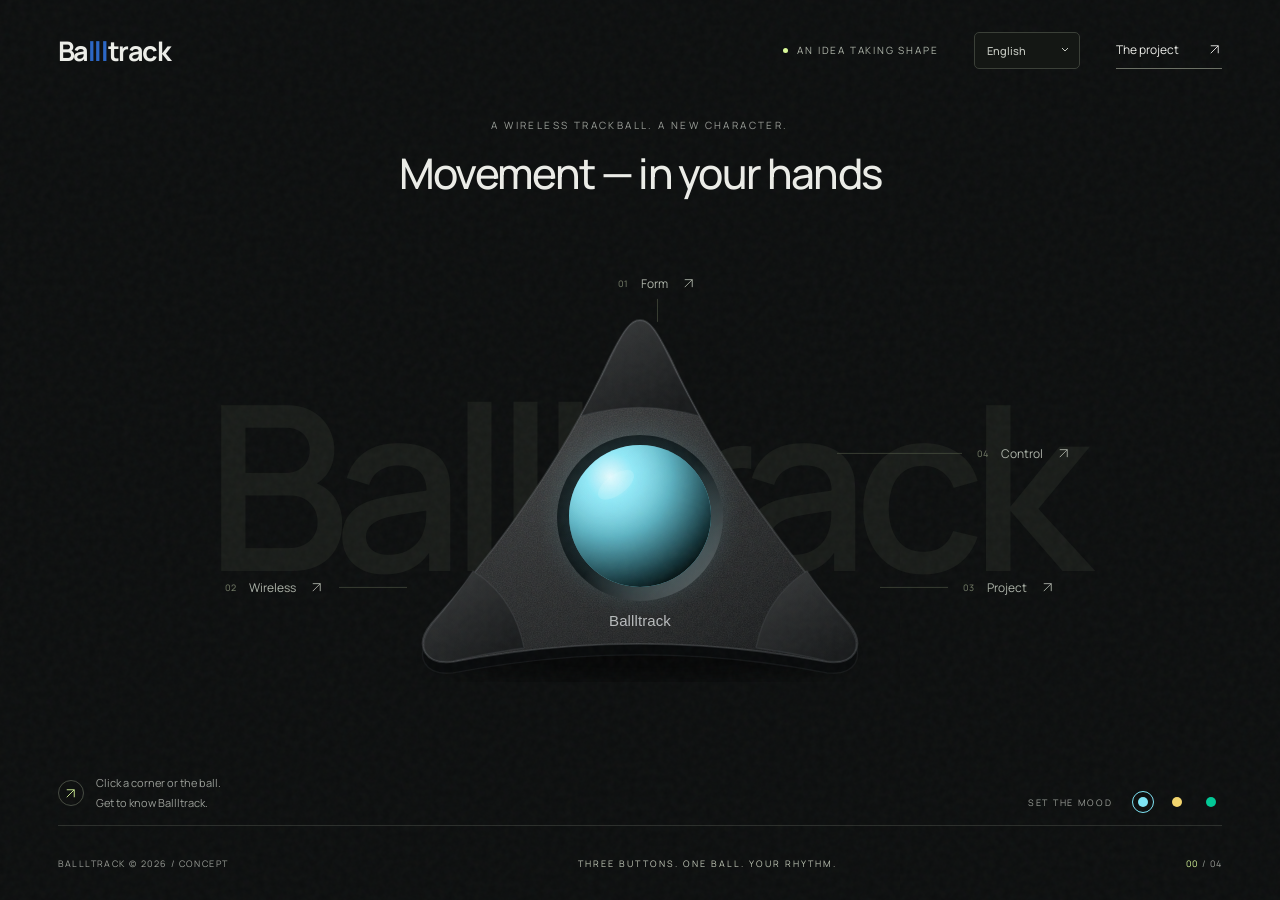
<file: index.html>
<!doctype html>
<html lang="en"><head><meta charset="utf-8"><meta name="robots" content="noindex"><meta name="viewport" content="width=device-width,initial-scale=1"><meta name="theme-color" content="#0d0f0f"><meta name="description" content="Meet Ballltrack: a wireless trackball concept with three corner buttons and an illuminated ball."><title>Ballltrack — movement in your hands</title><link rel="stylesheet" href="./style.css?v=5"><script src="./locales.js?v=5" defer></script><script src="./app.js?v=5" defer></script></head><body><div id="app"></div></body></html>
</file>
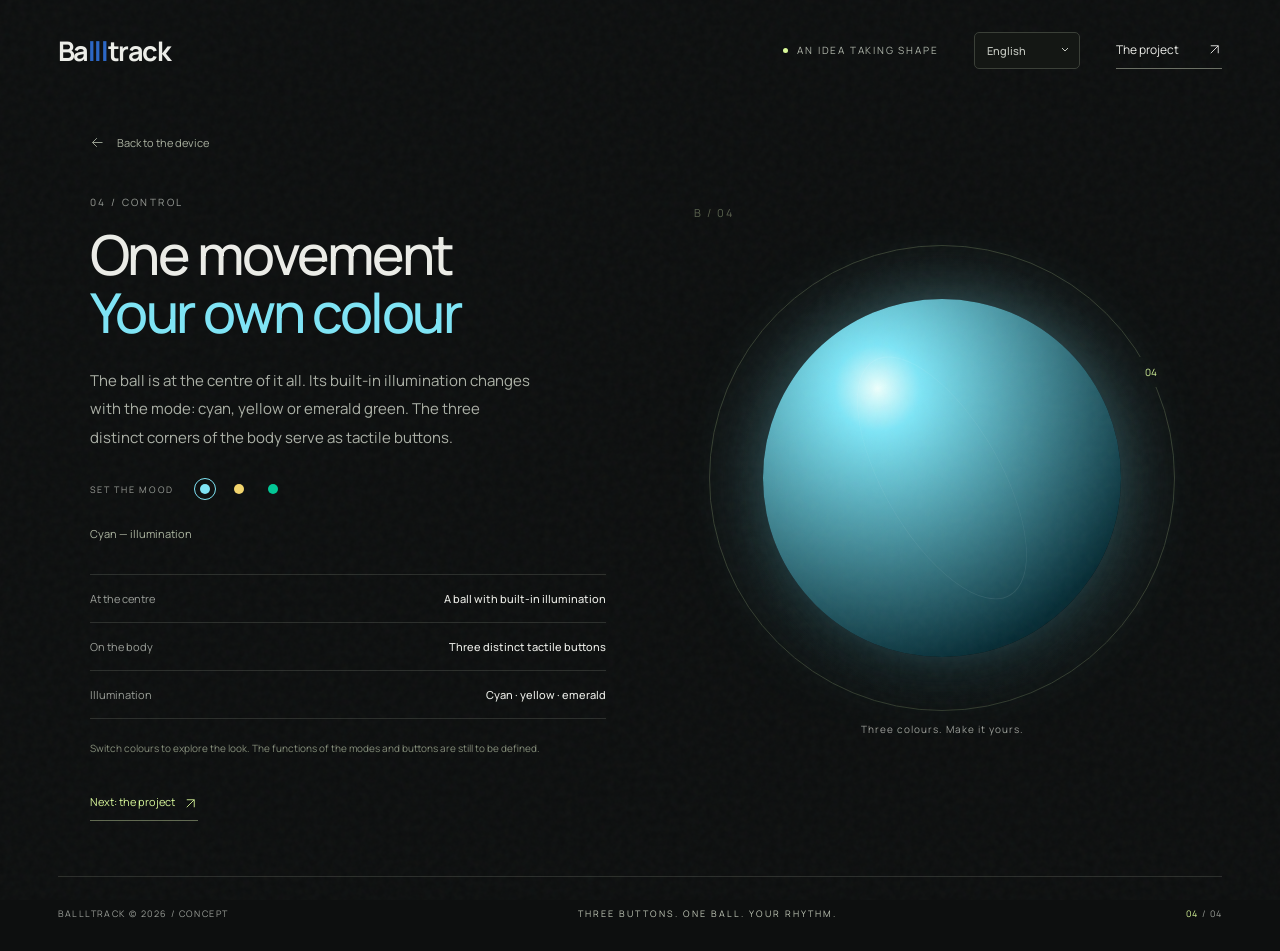
<file: control.html>
<!doctype html>
<html lang="en"><head><meta charset="utf-8"><meta name="robots" content="noindex"><meta name="viewport" content="width=device-width,initial-scale=1"><meta name="theme-color" content="#0d0f0f"><meta name="description" content="Meet Ballltrack: a wireless trackball concept with three corner buttons and an illuminated ball."><title>Control — Ballltrack</title><link rel="stylesheet" href="./style.css?v=5"><script src="./locales.js?v=5" defer></script><script src="./app.js?v=5" defer></script></head><body><div id="app"></div></body></html>
</file>
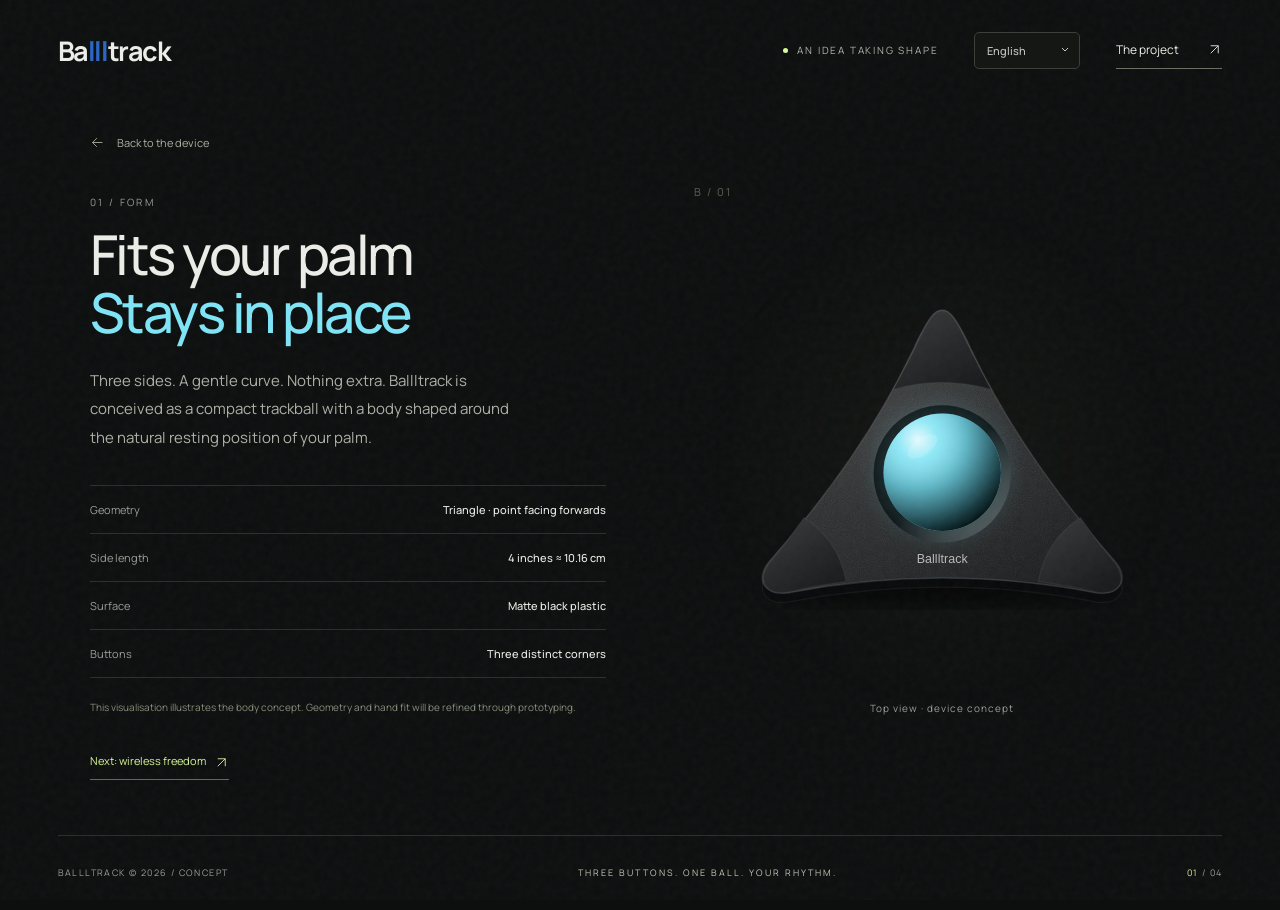
<file: form.html>
<!doctype html>
<html lang="en"><head><meta charset="utf-8"><meta name="robots" content="noindex"><meta name="viewport" content="width=device-width,initial-scale=1"><meta name="theme-color" content="#0d0f0f"><meta name="description" content="Meet Ballltrack: a wireless trackball concept with three corner buttons and an illuminated ball."><title>Form — Ballltrack</title><link rel="stylesheet" href="./style.css?v=5"><script src="./locales.js?v=5" defer></script><script src="./app.js?v=5" defer></script></head><body><div id="app"></div></body></html>
</file>
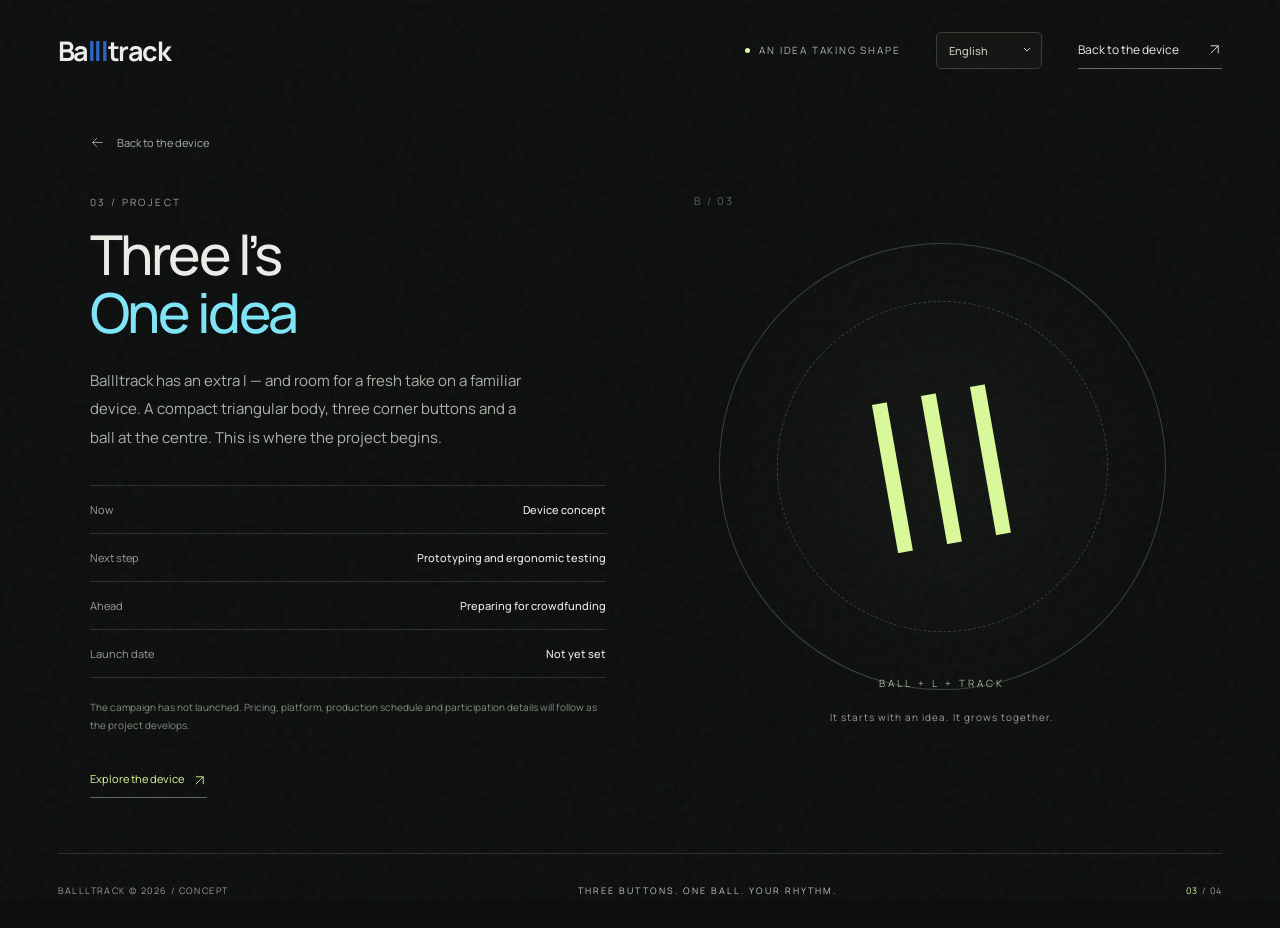
<file: project.html>
<!doctype html>
<html lang="en"><head><meta charset="utf-8"><meta name="robots" content="noindex"><meta name="viewport" content="width=device-width,initial-scale=1"><meta name="theme-color" content="#0d0f0f"><meta name="description" content="Meet Ballltrack: a wireless trackball concept with three corner buttons and an illuminated ball."><title>Project — Ballltrack</title><link rel="stylesheet" href="./style.css?v=5"><script src="./locales.js?v=5" defer></script><script src="./app.js?v=5" defer></script></head><body><div id="app"></div></body></html>
</file>
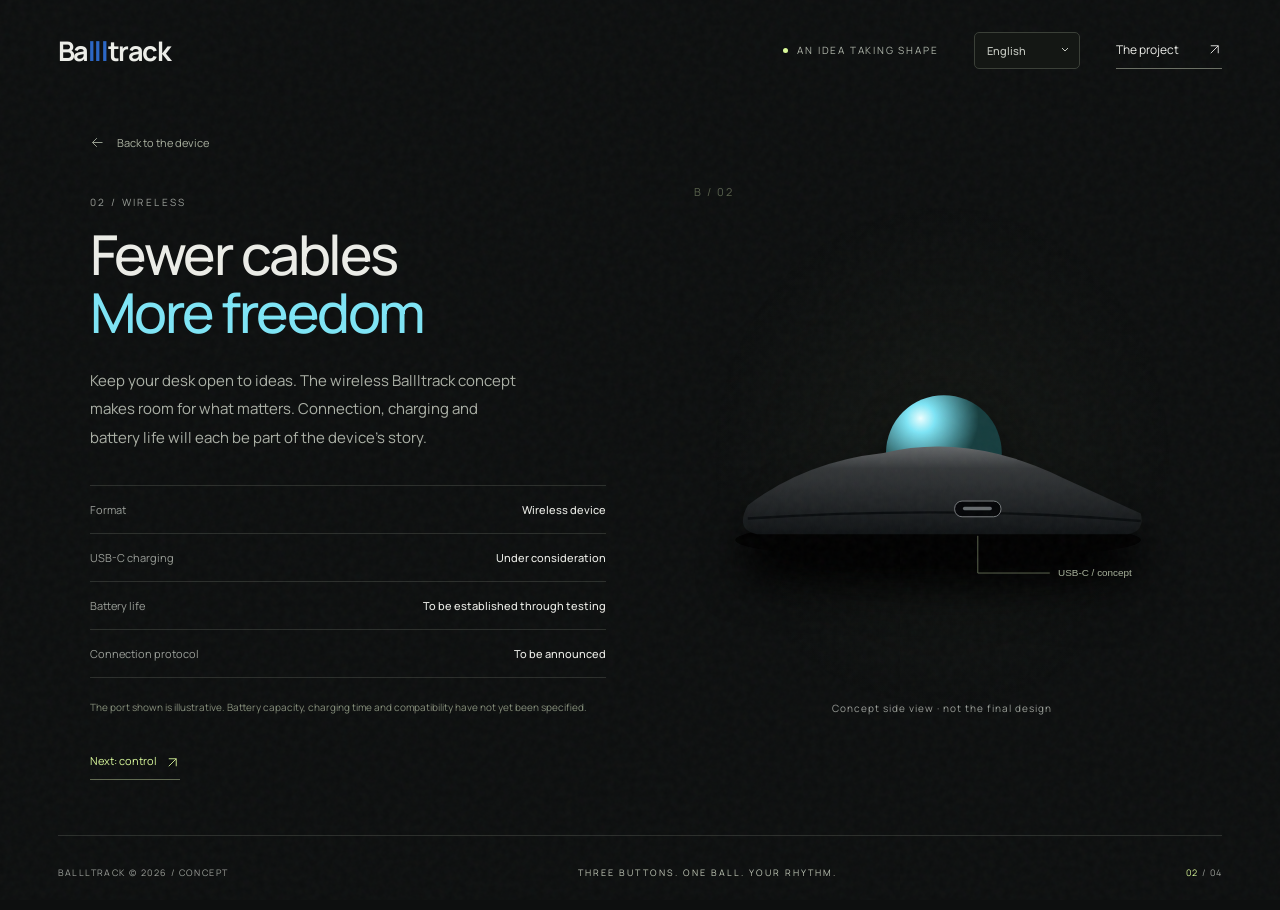
<file: wireless.html>
<!doctype html>
<html lang="en"><head><meta charset="utf-8"><meta name="robots" content="noindex"><meta name="viewport" content="width=device-width,initial-scale=1"><meta name="theme-color" content="#0d0f0f"><meta name="description" content="Meet Ballltrack: a wireless trackball concept with three corner buttons and an illuminated ball."><title>Wireless — Ballltrack</title><link rel="stylesheet" href="./style.css?v=5"><script src="./locales.js?v=5" defer></script><script src="./app.js?v=5" defer></script></head><body><div id="app"></div></body></html>
</file>
<file: style.css>
@import url('https://fonts.googleapis.com/css2?family=Manrope:wght@400;500;600;700;800&display=swap');
:root{color-scheme:dark;--bg:#0d0f0f;--ink:#ecede8;--muted:#9a9e98;--line:#2b2e2b;--accent:#d9f99a;--ball:#7ee5f6;--brand:#2c67c5}*{box-sizing:border-box}body{margin:0;background:var(--bg);color:var(--ink);font-family:Manrope,Arial,sans-serif;font-size:14px}body:before{content:'';position:fixed;inset:0;pointer-events:none;opacity:.09;background-image:url("data:image/svg+xml,%3Csvg viewBox='0 0 160 160' xmlns='http://www.w3.org/2000/svg'%3E%3Cfilter id='n'%3E%3CfeTurbulence type='fractalNoise' baseFrequency='.8' numOctaves='3' stitchTiles='stitch'/%3E%3C/filter%3E%3Cpath fill='%23fff' filter='url(%23n)' opacity='.4' d='M0 0h160v160H0z'/%3E%3C/svg%3E");z-index:8}a{color:inherit;text-decoration:none}button{font:inherit;color:inherit;cursor:pointer}a,button{-webkit-tap-highlight-color:transparent}a:focus-visible,button:focus-visible{outline:2px solid var(--accent);outline-offset:7px}button{background:none;border:0}header{height:100px;padding:0 4.5%;display:flex;align-items:center;justify-content:space-between;position:relative;z-index:10}.wordmark{font-size:27px;letter-spacing:-1.4px;font-weight:700}.triple{color:var(--brand)}.header-right{display:flex;align-items:center;gap:36px}.stage-label{display:flex;align-items:center;gap:9px;color:#aeb4a9;font-size:10px;letter-spacing:1.8px;text-transform:uppercase}.status-dot{width:5px;height:5px;background:var(--accent);border-radius:50%}.project-link{font-size:12px;display:flex;align-items:center;gap:28px;border-bottom:1px solid #6b7065;padding:10px 0}.project-link span{font-size:18px}.home{height:calc(100svh - 175px);min-height:560px;max-height:1050px;position:relative;isolation:isolate}.home-title{text-align:center;position:absolute;top:18px;left:0;right:0;z-index:2}.eyebrow{font-size:10px;letter-spacing:2.4px;text-transform:uppercase;color:var(--muted);margin:0 0 16px}.home h1{font-size:clamp(27px,3.3vw,49px);font-weight:500;letter-spacing:-1.7px;margin:0;line-height:1.2}.home h1 .slogan-accent{font:inherit;color:inherit}.ghost-word{position:absolute;top:37%;width:100%;text-align:center;font-weight:600;letter-spacing:-1.2vw;font-size:18vw;line-height:1;color:#191c19;z-index:-1;user-select:none;overflow:hidden}.stage{position:absolute;top:51%;left:50%;transform:translate(-50%,-43%);width:min(830px,76vw);height:470px}.device{position:absolute;height:460px;width:600px;top:0;left:50%;transform:translateX(-50%)}.device-svg{display:block;width:100%;height:100%;overflow:visible;shape-rendering:geometricPrecision}.device-svg .corner{fill:url(#button);stroke:#666a6d;stroke-opacity:.18;stroke-width:1.4;stroke-linejoin:round;transition:filter .25s,stroke .25s}.device-svg a:hover .corner,.device-svg a:focus .corner{stroke:var(--accent);filter:brightness(1.5)}.device-svg a{outline:none}.device-svg a:focus-visible .corner{stroke:var(--accent);stroke-opacity:1;stroke-width:3}.ball-lit{fill:var(--ball);transition:fill .5s}.orb-glow{fill:var(--ball);opacity:.15;filter:url(#blur);transition:fill .5s}.ball-link:hover .ball-lit{filter:brightness(1.08)}.ball-link:focus-visible .ball-outline{stroke:var(--accent);stroke-width:2}.callout{position:absolute;color:#aeb4aa;font-size:12px;display:flex;gap:13px;align-items:center;z-index:3;padding:12px 0}.callout b{font-size:9px;color:#69715e;font-weight:500}.callout:hover{color:var(--accent)}.callout:after{content:'';position:absolute;height:1px;background:#59604b88}.callout.top{top:-5px;left:52%;transform:translateX(-50%)}.callout.top:after{width:1px;height:23px;top:36px;left:50%}.callout.left{left:0;top:299px}.callout.left:after{width:68px;left:100%;top:50%;margin-left:15px}.callout.right{right:0;top:299px}.callout.right:after{width:68px;right:100%;top:50%;margin-right:15px}.callout.center{right:-16px;top:165px}.callout.center:after{width:125px;right:100%;margin-right:15px;top:50%}.home-bottom{position:absolute;bottom:12px;left:4.5%;right:4.5%;display:flex;align-items:flex-end;justify-content:space-between}.hint{font-size:11px;color:var(--muted);line-height:1.8;display:flex;gap:12px;align-items:center}.hint-icon{width:26px;height:26px;border:1px solid #454a40;border-radius:50%;display:grid;place-items:center;color:var(--accent);font-size:17px}.color-control{display:flex;align-items:center;gap:12px}.color-control>span{font-size:9px;text-transform:uppercase;letter-spacing:1.7px;color:var(--muted);margin-right:8px}.swatch{width:22px;height:22px;border-radius:50%;padding:5px;display:grid;place-items:center;border:1px solid transparent}.swatch:after{content:'';width:10px;height:10px;background:var(--swatch);border-radius:50%}.swatch[aria-pressed=true]{border-color:var(--swatch)}footer{height:75px;margin:0 4.5%;border-top:1px solid var(--line);display:flex;justify-content:space-between;align-items:center;font-size:9px;letter-spacing:1.4px;text-transform:uppercase;color:var(--muted)}.footer-center{letter-spacing:2px;color:#bfc6b6}.footer-number{color:var(--accent)}.detail{min-height:calc(100svh - 175px);padding:35px 7% 55px;display:grid;grid-template-columns:1.04fr 1fr;gap:8%;align-items:center}.detail-copy{max-width:530px}.back{display:inline-flex;gap:12px;align-items:center;color:#a9b09f;font-size:11px;margin-bottom:45px}.detail h1{font-size:clamp(40px,4.3vw,60px);line-height:1.06;letter-spacing:-2.5px;font-weight:500;margin:15px 0 25px}.detail h1 .slogan-accent{font:inherit;color:var(--ball);transition:color .5s}.lead{font-size:15px;line-height:1.9;color:#acb1a7;max-width:440px}.facts{margin:33px 0 0;border-top:1px solid var(--line)}.fact{padding:16px 0;display:flex;justify-content:space-between;border-bottom:1px solid var(--line);font-size:11px;gap:20px}.fact span{color:var(--muted)}.fact strong{text-align:right;font-weight:500}.note{font-size:10px;line-height:1.8;color:#858e7a;margin-top:20px}.detail-art{position:relative;min-width:0;aspect-ratio:1/1.1;display:flex;align-items:center;justify-content:center;background:radial-gradient(ellipse,#22271e55 0%,transparent 65%)}.detail-art .device{width:115%;height:auto;aspect-ratio:600/460;position:relative;left:auto;top:auto;transform:none}.art-index{position:absolute;left:0;top:0;color:#58614c;font-size:11px;letter-spacing:2px}.art-caption{position:absolute;bottom:15px;left:0;right:0;text-align:center;font-size:10px;color:var(--muted);letter-spacing:1px}.detail-nav{display:flex;gap:20px;margin-top:28px;flex-wrap:wrap}.text-link{font-size:11px;border-bottom:1px solid #606950;padding:9px 0;color:var(--accent)}.detail .color-control{margin:26px 0}.mode-preview{margin-top:16px;font-size:11px;color:#adb6a1}.big-orb{width:72%;aspect-ratio:1;border-radius:50%;position:relative;background:radial-gradient(circle at 32% 25%,#edfffc 0%,var(--ball) 12%,#072c35 78%,#051213 100%);box-shadow:0 0 100px -35px var(--ball),0 25px 45px #000;transition:box-shadow .4s,background .4s}.big-orb:after{content:'';position:absolute;inset:12%;border-radius:50%;border:1px solid #ffffff17;transform:rotate(-30deg) scaleX(.43)}.orbit{position:absolute;width:94%;aspect-ratio:1;border:1px solid #343b2d;border-radius:50%}.orbit:after{content:'04';position:absolute;right:2%;top:24%;background:var(--bg);padding:8px;font-size:10px;color:var(--accent)}.profile{width:100%;filter:drop-shadow(0 30px 20px #000)}.project-visual{width:90%;aspect-ratio:1;position:relative;display:grid;place-items:center}.project-visual:before,.project-visual:after{content:'';position:absolute;inset:0;border:1px solid #394330;transform:rotate(30deg);border-radius:50%}.project-visual:after{inset:13%;border-style:dashed}.project-ls{font-size:clamp(110px,16vw,230px);font-weight:400;letter-spacing:2px;color:var(--accent);line-height:1;transform:rotate(-10deg)}.project-visual .project-caption{position:absolute;bottom:0;font-size:10px;letter-spacing:3px;color:#a8b49b}.page-enter{animation:appear .55s ease-out both}@keyframes appear{from{opacity:0;transform:translateY(8px)}to{opacity:1;transform:translateY(0)}}
@media(min-width:1600px){.stage{transform:translate(-50%,-43%) scale(1.2)}}
@media(max-width:1000px){.stage{width:86vw}.callout.center{right:0}.callout.center:after{width:60px}.callout.left:after,.callout.right:after{width:25px}.device{width:540px}.detail{gap:4%;padding-left:5%;padding-right:5%}.detail h1{letter-spacing:-2px}}
@media(max-width:700px){header{height:80px;padding:0 6%}.wordmark{font-size:24px}.stage-label{display:none}.project-link{gap:14px;font-size:11px}.home{height:calc(100svh - 145px);min-height:620px;max-height:850px}.home-title{top:28px}.eyebrow{font-size:9px;letter-spacing:1.8px}.home h1{font-size:30px;letter-spacing:-1px;padding:0 20px}.ghost-word{top:37%;font-size:20vw}.stage{width:100%;height:380px;top:49%;transform:translate(-50%,-37%)}.device{width:390px;height:320px;max-width:100%;top:24px}.callout{font-size:11px;gap:7px}.callout.top{top:8px;left:50%}.callout.top:after{height:15px}.callout.left{top:300px;left:8%}.callout.right{top:300px;right:8%}.callout.left:after,.callout.right:after{height:20px;width:1px;top:-15px;left:50%;margin:0}.callout.center{top:137px;right:4%;flex-direction:column;gap:1px;align-items:flex-end}.callout.center:after{width:20px;margin-right:5px;top:36px}.home-bottom{left:6%;right:6%;bottom:22px;gap:22px}.hint{font-size:10px;max-width:175px}.hint-icon{min-width:22px;width:22px;height:22px}.color-control{gap:6px}.color-control>span{display:none}.home-bottom .swatch{width:27px;height:27px}footer{height:65px;margin:0 6%;font-size:8px;letter-spacing:.8px}.footer-center{display:none}.detail{display:flex;flex-direction:column;padding:20px 7% 35px;min-height:calc(100svh - 145px);gap:30px;align-items:stretch}.detail-copy{max-width:none}.back{margin-bottom:28px}.detail h1{font-size:46px;letter-spacing:-2px}.lead{font-size:14px}.detail-art{aspect-ratio:1.2;max-height:400px;order:2}.detail-art .device{width:95%;max-height:100%}.detail-art .color-control{display:flex}.art-caption{bottom:0}.big-orb{width:60%}.orbit{width:78%}.project-visual{width:70%}.project-ls{font-size:150px}.fact{font-size:10px}.profile{width:94%}}
@media(prefers-reduced-motion:reduce){*,*:before,*:after{animation:none!important;transition:none!important}}

.text-link svg{vertical-align:middle;margin-left:6px}.back svg{flex-shrink:0}
@media(min-width:701px) and (max-height:850px){.detail{padding-top:10px;padding-bottom:25px}.detail h1{font-size:45px;letter-spacing:-1.8px;margin:12px 0 18px}.back{margin-bottom:22px}.lead{font-size:13px;line-height:1.8}.facts{margin-top:20px}.fact{padding:12px 0}.note{margin-top:14px}.detail-nav{margin-top:16px}}

/* Brand colour is independent of the product illumination and editorial accents. */
.sideball-color{stop-color:var(--ball)}
.language-control{position:relative;display:flex;align-items:center;color:#c5c9c1;flex-shrink:0}
.language-control select{appearance:none;border:1px solid #3b4038;border-radius:5px;background:#141714;color:inherit;padding:10px 28px 10px 12px;font:500 11px Manrope,Arial,sans-serif;cursor:pointer;min-width:106px}
.language-control>svg{position:absolute;right:10px;pointer-events:none}
.language-control select:hover{border-color:#737f66}
.language-control select:focus-visible{outline:2px solid var(--brand);outline-offset:3px}
@media(max-width:1000px){.header-right{gap:20px}.stage-label{display:none}}
@media(max-width:700px){.header-right{gap:14px}.header-right .project-link{display:none}.language-control select{font-size:11px}.callout.center>svg{margin-top:3px}.detail h1{font-size:clamp(33px,8.4vw,46px)}.detail .color-control{flex-wrap:wrap}.detail .color-control>span{display:block;letter-spacing:1px}}

/* The product inscription is part of the illustration, not selectable page copy. */
.device-inscription{-webkit-user-select:none;user-select:none;pointer-events:none}
</file>
